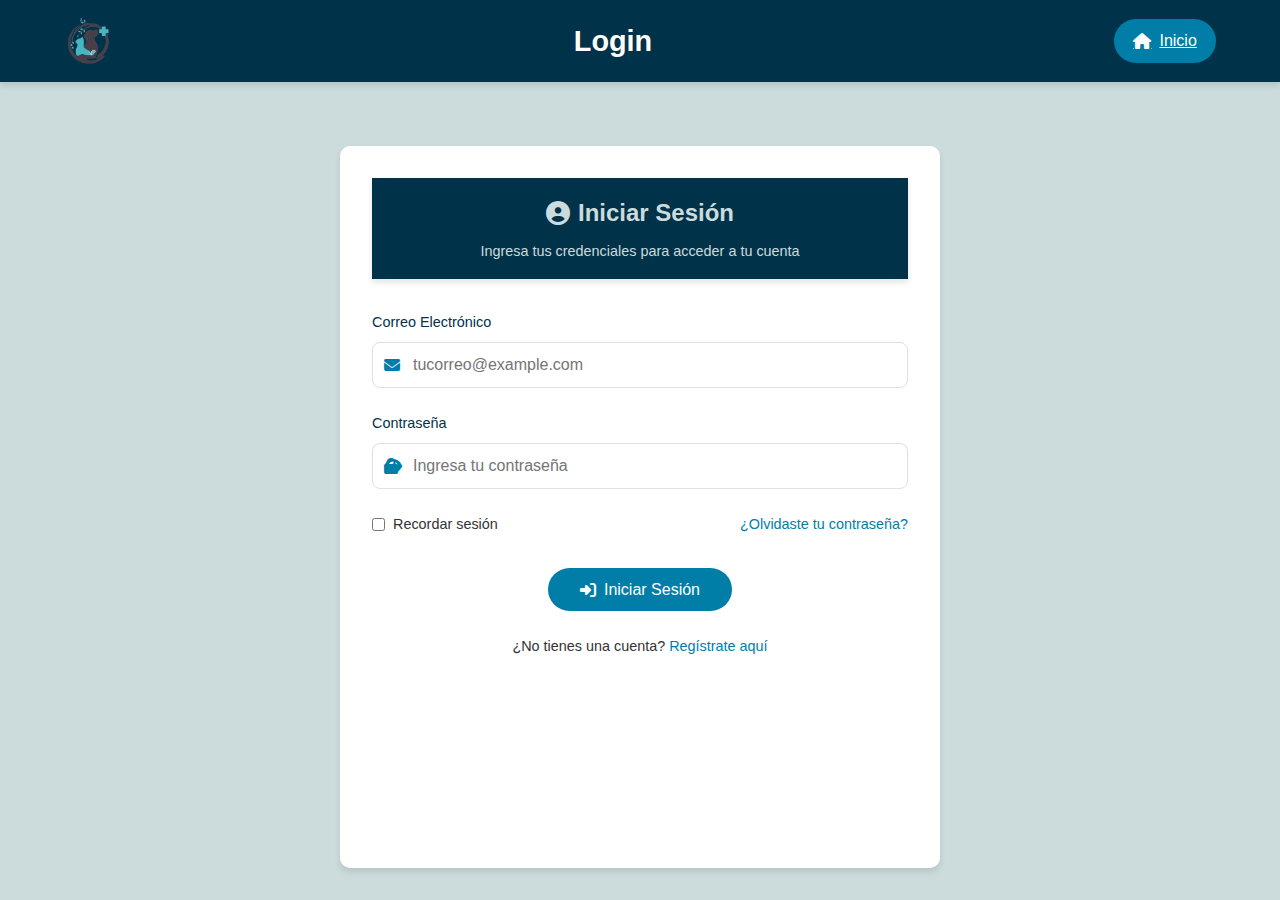
<file: Forms/login.html>
<!DOCTYPE html>
<html lang="es">
<head>
    <meta charset="UTF-8">
    <meta name="viewport" content="width=device-width, initial-scale=1.0">
    <title>OverPets - Formularios</title>
    <link rel="stylesheet" href="../CSS/forms.css">
    <link rel="stylesheet" href="https://cdnjs.cloudflare.com/ajax/libs/font-awesome/6.4.0/css/all.min.css">
</head>
<body class="form-page">
    <div class="form-container">
        <!-- Header consistente -->
        <header class="form-header">
            <div class="header-content">
                <img src="../img/[removal.ai]_5d625402-0c5d-4fad-bd96-36bf9bd0dfd6-ed5f3a15d92ba3ac6238a98da42bb01e.png" alt="Logo OverPets" class="header-logo">
                <h1 class="form-title">Login</h1>
                <a href="../index.html" class="home-btn">
                    <i class="fas fa-home"></i> Inicio
                </a>
            </div>
        </header>

        <!-- Contenido principal -->
        <main class="form-main">
        
            
            <form class="modern-form" id="login-form">
                <div class="form-header">
                    <h2><i class="fas fa-user-circle"></i> Iniciar Sesión</h2>
                    <p>Ingresa tus credenciales para acceder a tu cuenta</p>
                </div>
            
                <div class="form-group">
                    <label for="email">Correo Electrónico</label>
                    <div class="input-with-icon">
                        <i class="fas fa-envelope"></i>
                        <input type="email" id="email" name="email" placeholder="tucorreo@example.com" required>
                    </div>
                </div>
            
                <div class="form-group">
                    <label for="password">Contraseña</label>
                    <div class="input-with-icon">
                        <i class="fas fa-lock"></i>
                        <input type="password" id="password" name="password" placeholder="Ingresa tu contraseña" required>
                        <i class="fas fa-eye toggle-password"></i>
                    </div>
                </div>
            
                <div class="login-options">
                    <div class="remember-me">
                        <input type="checkbox" id="remember" name="remember">
                        <label for="remember">Recordar sesión</label>
                    </div>
                    <a href="#" class="forgot-password">¿Olvidaste tu contraseña?</a>
                </div>
            
                <div class="form-actions">
                    <button type="submit" class="submit-btn">
                        <i class="fas fa-sign-in-alt"></i> Iniciar Sesión
                    </button>
                </div>
            
                <div class="register-link">
                    ¿No tienes una cuenta? <a href="./register_propietario.html">Regístrate aquí</a>
                </div>
            </form>
        </main>
    </div>

    <script src="../scripts/forms.js"></script>
</body>
</html>
</file>
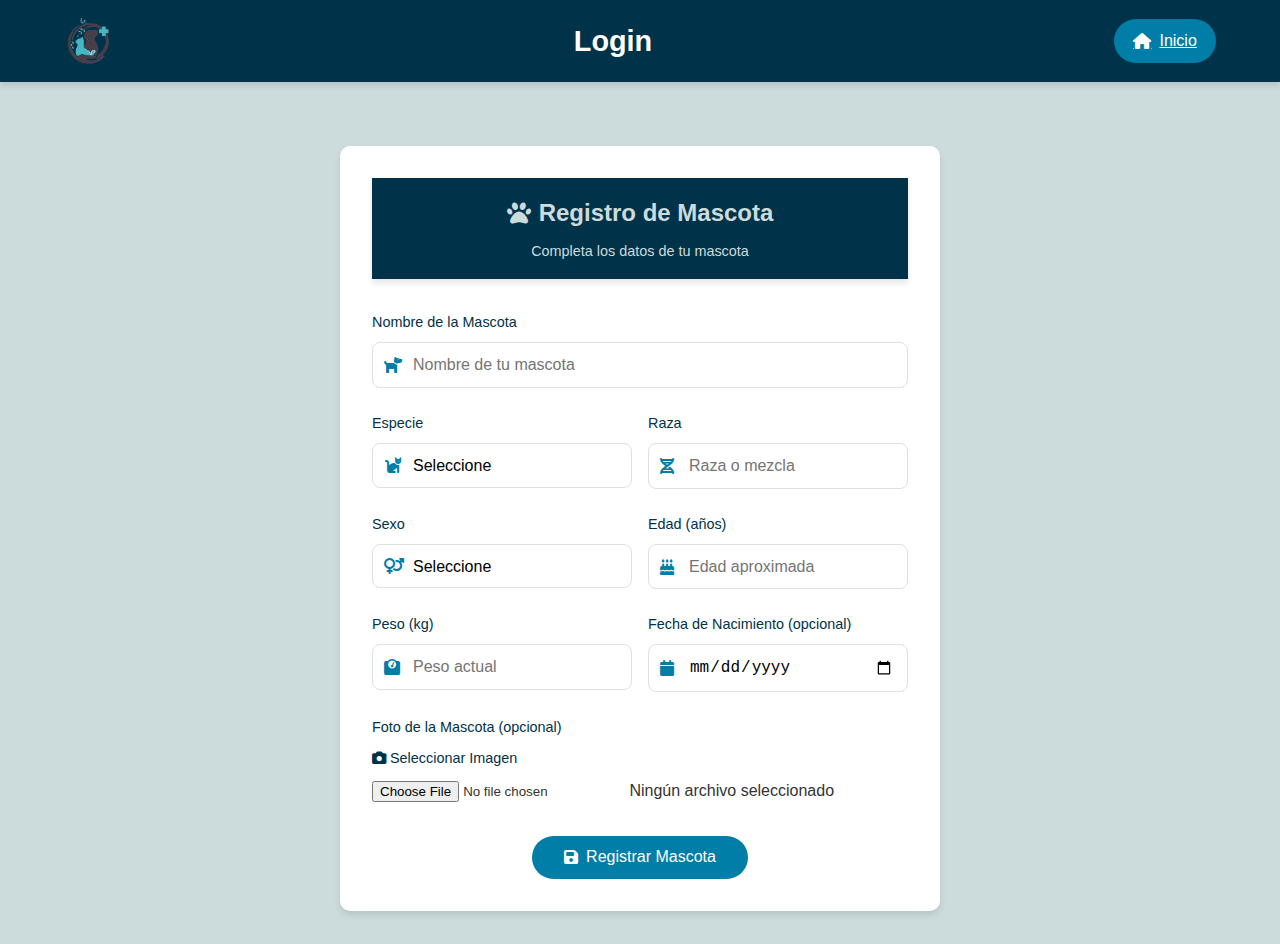
<file: Forms/register_mascota.html>
<!DOCTYPE html>
<html lang="es">
<head>
    <meta charset="UTF-8">
    <meta name="viewport" content="width=device-width, initial-scale=1.0">
    <title>OverPets - Formularios</title>
    <link rel="stylesheet" href="../CSS/forms.css">
    <link rel="stylesheet" href="https://cdnjs.cloudflare.com/ajax/libs/font-awesome/6.4.0/css/all.min.css">
</head>
<body class="form-page">
    <div class="form-container">
        <!-- Header consistente -->
        <header class="form-header">
            <div class="header-content">
                <img src="../img/[removal.ai]_5d625402-0c5d-4fad-bd96-36bf9bd0dfd6-ed5f3a15d92ba3ac6238a98da42bb01e.png" alt="Logo OverPets" class="header-logo">
                <h1 class="form-title">Login</h1>
                <a href="../index.html" class="home-btn">
                    <i class="fas fa-home"></i> Inicio
                </a>
            </div>
        </header>

        <!-- Contenido principal -->
        <main class="form-main">



            
            <form class="modern-form" id="register-pet-form">
                <div class="form-header">
                    <h2><i class="fas fa-paw"></i> Registro de Mascota</h2>
                    <p>Completa los datos de tu mascota</p>
                </div>
            
                <div class="form-group">
                    <label for="pet-name">Nombre de la Mascota</label>
                    <div class="input-with-icon">
                        <i class="fas fa-dog"></i>
                        <input type="text" id="pet-name" name="pet-name" placeholder="Nombre de tu mascota" required>
                    </div>
                </div>
            
                <div class="form-row">
                    <div class="form-group">
                        <label for="pet-species">Especie</label>
                        <div class="select-with-icon">
                            <i class="fas fa-cat"></i>
                            <select id="pet-species" name="pet-species" required>
                                <option value="" disabled selected>Seleccione</option>
                                <option value="Perro">Perro</option>
                                <option value="Gato">Gato</option>
                                <option value="Conejo">Conejo</option>
                                <option value="Ave">Ave</option>
                                <option value="Otro">Otro</option>
                            </select>
                        </div>
                    </div>
            
                    <div class="form-group">
                        <label for="pet-breed">Raza</label>
                        <div class="input-with-icon">
                            <i class="fas fa-dna"></i>
                            <input type="text" id="pet-breed" name="pet-breed" placeholder="Raza o mezcla" required>
                        </div>
                    </div>
                </div>
            
                <div class="form-row">
                    <div class="form-group">
                        <label for="pet-gender">Sexo</label>
                        <div class="select-with-icon">
                            <i class="fas fa-venus-mars"></i>
                            <select id="pet-gender" name="pet-gender" required>
                                <option value="" disabled selected>Seleccione</option>
                                <option value="Macho">Macho</option>
                                <option value="Hembra">Hembra</option>
                            </select>
                        </div>
                    </div>
            
                    <div class="form-group">
                        <label for="pet-age">Edad (años)</label>
                        <div class="input-with-icon">
                            <i class="fas fa-birthday-cake"></i>
                            <input type="number" id="pet-age" name="pet-age" min="0" max="30" placeholder="Edad aproximada" required>
                        </div>
                    </div>
                </div>
            
                <div class="form-row">
                    <div class="form-group">
                        <label for="pet-weight">Peso (kg)</label>
                        <div class="input-with-icon">
                            <i class="fas fa-weight"></i>
                            <input type="number" id="pet-weight" name="pet-weight" min="0" step="0.1" placeholder="Peso actual" required>
                        </div>
                    </div>
            
                    <div class="form-group">
                        <label for="pet-birthdate">Fecha de Nacimiento (opcional)</label>
                        <div class="input-with-icon">
                            <i class="fas fa-calendar"></i>
                            <input type="date" id="pet-birthdate" name="pet-birthdate">
                        </div>
                    </div>
                </div>
            
                <div class="form-group">
                    <label for="pet-photo">Foto de la Mascota (opcional)</label>
                    <div class="file-upload">
                        <label for="pet-photo" class="upload-btn">
                            <i class="fas fa-camera"></i> Seleccionar Imagen
                        </label>
                        <input type="file" id="pet-photo" name="pet-photo" accept="image/*">
                        <span class="file-name">Ningún archivo seleccionado</span>
                    </div>
                </div>
            
                <div class="form-actions">
                    <button type="submit" class="submit-btn">
                        <i class="fas fa-save"></i> Registrar Mascota
                    </button>
                </div>
            </form>
        </main>
    </div>

    <script src="../scripts/forms.js"></script>
</body>
</html>
</file>
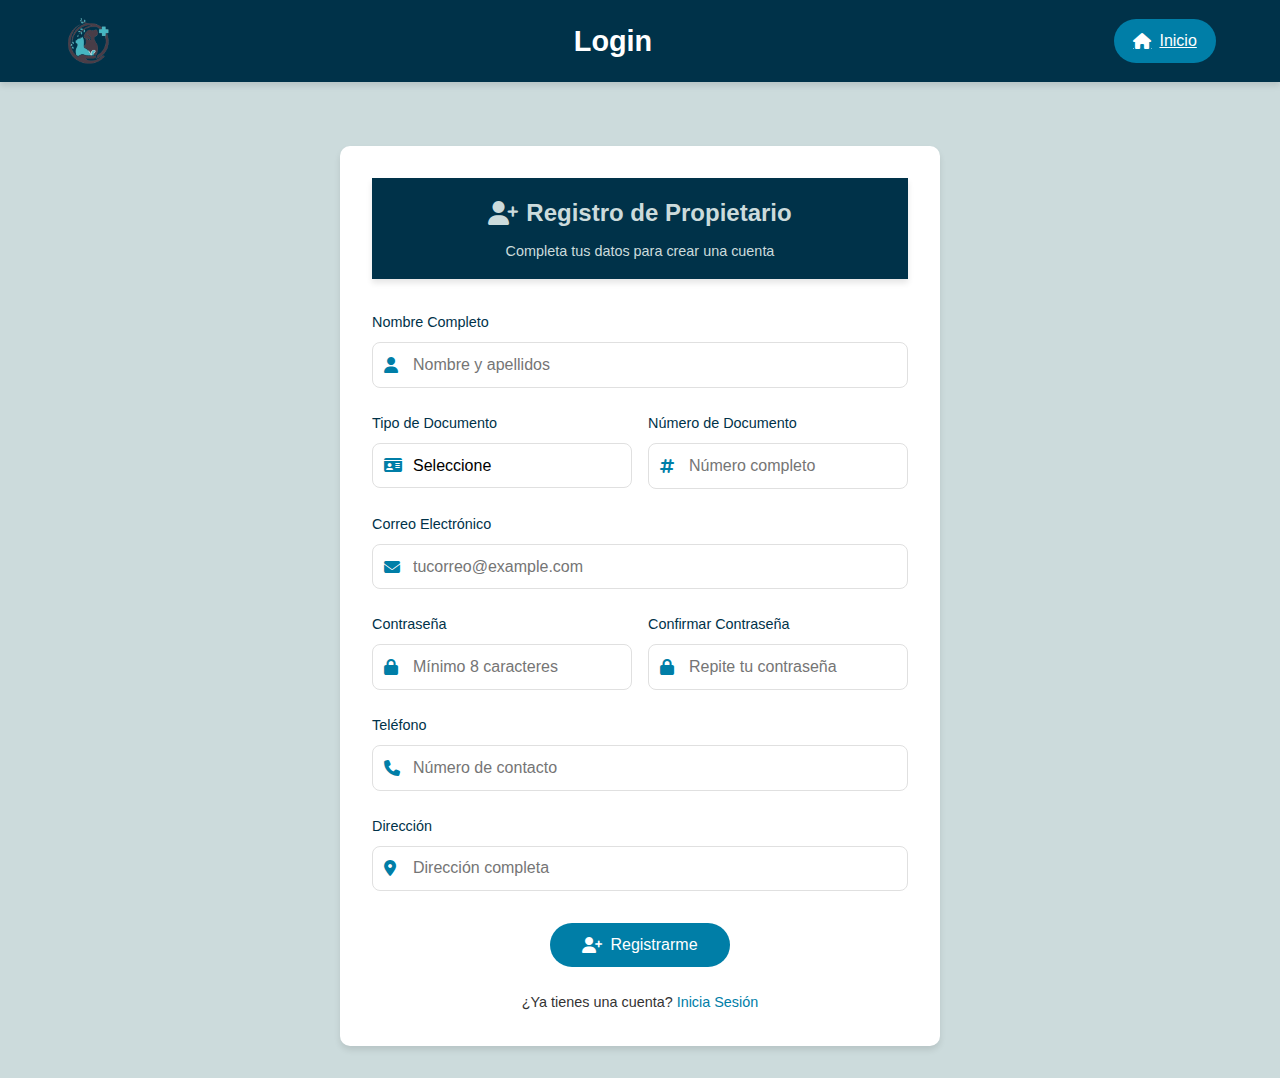
<file: Forms/register_propietario.html>
<!DOCTYPE html>
<html lang="es">
<head>
    <meta charset="UTF-8">
    <meta name="viewport" content="width=device-width, initial-scale=1.0">
    <title>OverPets - Formularios</title>
    <link rel="stylesheet" href="../CSS/forms.css">
    <link rel="stylesheet" href="https://cdnjs.cloudflare.com/ajax/libs/font-awesome/6.4.0/css/all.min.css">
</head>
<body class="form-page">
    <div class="form-container">
        <!-- Header consistente -->
        <header class="form-header">
            <div class="header-content">
                <img src="../img/[removal.ai]_5d625402-0c5d-4fad-bd96-36bf9bd0dfd6-ed5f3a15d92ba3ac6238a98da42bb01e.png" alt="Logo OverPets" class="header-logo">
                <h1 class="form-title">Login</h1>
                <a href="../index.html" class="home-btn">
                    <i class="fas fa-home"></i> Inicio
                </a>
            </div>
        </header>
        
        <!-- Contenido principal -->
        <main class="form-main">
            
            
            <form class="modern-form" id="register-owner-form">
                <div class="form-header">
                    <h2><i class="fas fa-user-plus"></i> Registro de Propietario</h2>
                    <p>Completa tus datos para crear una cuenta</p>
                </div>
            
                <div class="form-group">
                    <label for="fullname">Nombre Completo</label>
                    <div class="input-with-icon">
                        <i class="fas fa-user"></i>
                        <input type="text" id="fullname" name="fullname" placeholder="Nombre y apellidos" required>
                    </div>
                </div>
            
                <div class="form-row">
                    <div class="form-group">
                        <label for="doc-type">Tipo de Documento</label>
                        <div class="select-with-icon">
                            <i class="fas fa-id-card"></i>
                            <select id="doc-type" name="doc-type" required>
                                <option value="" disabled selected>Seleccione</option>
                                <option value="CC">Cédula de Ciudadanía</option>
                                <option value="CE">Cédula de Extranjería</option>
                                <option value="DNI">Documento Nacional de Identidad</option>
                            </select>
                        </div>
                    </div>
            
                    <div class="form-group">
                        <label for="doc-number">Número de Documento</label>
                        <div class="input-with-icon">
                            <i class="fas fa-hashtag"></i>
                            <input type="text" id="doc-number" name="doc-number" placeholder="Número completo" required>
                        </div>
                    </div>
                </div>
            
                <div class="form-group">
                    <label for="email">Correo Electrónico</label>
                    <div class="input-with-icon">
                        <i class="fas fa-envelope"></i>
                        <input type="email" id="email" name="email" placeholder="tucorreo@example.com" required>
                    </div>
                </div>
            
                <div class="form-row">
                    <div class="form-group">
                        <label for="password">Contraseña</label>
                        <div class="input-with-icon">
                            <i class="fas fa-lock"></i>
                            <input type="password" id="password" name="password" placeholder="Mínimo 8 caracteres" required minlength="8">
                        </div>
                    </div>
            
                    <div class="form-group">
                        <label for="confirm-password">Confirmar Contraseña</label>
                        <div class="input-with-icon">
                            <i class="fas fa-lock"></i>
                            <input type="password" id="confirm-password" name="confirm-password" placeholder="Repite tu contraseña" required>
                        </div>
                    </div>
                </div>
            
                <div class="form-group">
                    <label for="phone">Teléfono</label>
                    <div class="input-with-icon">
                        <i class="fas fa-phone"></i>
                        <input type="tel" id="phone" name="phone" placeholder="Número de contacto" required>
                    </div>
                </div>
            
                <div class="form-group">
                    <label for="address">Dirección</label>
                    <div class="input-with-icon">
                        <i class="fas fa-map-marker-alt"></i>
                        <input type="text" id="address" name="address" placeholder="Dirección completa" required>
                    </div>
                </div>
            
                <div class="form-actions">
                    <button type="submit" class="submit-btn">
                        <i class="fas fa-user-plus"></i> Registrarme
                    </button>
                </div>
            
                <div class="register-link">
                    ¿Ya tienes una cuenta? <a href="./login.html">Inicia Sesión</a>
                </div>
            </form>
        </main>
    </div>

    <script src="../scripts/forms.js"></script>
</body>
</html>
</file>
<file: CSS/forms.css>
:root {
    --col1: #CCDBDC;
    --col2: #9AD1D4;
    --col3: #80CED7;
    --col4: #007EA7;
    --col5: #003249;
    --col6: #34a3c8;
    --white: #fff;
    --black: #000;
    --gray: #f5f5f5;
    --dark-gray: #333;
    --light-gray: #e0e0e0;
    --shadow: 0 4px 6px rgba(0, 0, 0, 0.1);
    --transition: all 0.3s ease;
}

* {
    margin: 0;
    padding: 0;
    box-sizing: border-box;
}

html {
    font-size: 16px;
    scroll-behavior: smooth;
}

body {
    font-family: 'Segoe UI', Tahoma, Geneva, Verdana, sans-serif;
    line-height: 1.6;
    color: var(--dark-gray);
    background-color: var(--col1);
    height: 100vh;
}

.form-container {
    display: flex;
    flex-direction: column;
    height: 100vh;
}

/* Header Styles */
.form-header {
    background-color: var(--col5);
    color: var(--white);
    padding: 1rem 0;
    box-shadow: var(--shadow);
}

.header-content {
    display: flex;
    justify-content: space-between;
    align-items: center;
    width: 90%;
    max-width: 1200px;
    margin: 0 auto;
}

.header-logo {
    height: 50px;
    width: auto;
}

.form-title {
    font-size: 1.8rem;
    font-weight: 600;
    color: var(--white);
}

.home-btn {
    background-color: var(--col4);
    color: var(--white);
    padding: 0.6rem 1.2rem;
    border-radius: 30px;
    font-weight: 500;
    display: flex;
    align-items: center;
    gap: 0.5rem;
    transition: var(--transition);
}

.home-btn:hover {
    background-color: var(--col3);
    transform: translateY(-2px);
    box-shadow: var(--shadow);
}

/* Main Content Layout */
.form-main {
    display: flex;
    flex: 1;
}

.modern-form {
    flex: 1;
    padding: 2rem;
    max-width: 600px;
    margin: 2rem auto;
    background-color: var(--white);
    border-radius: 10px;
    box-shadow: var(--shadow);
}

.form-banner {
    width: 40%;
    background-color: var(--col3);
    display: flex;
    align-items: center;
    justify-content: center;
    padding: 2rem;
}

.banner-content {
    text-align: center;
    color: var(--col5);
    max-width: 400px;
}

.banner-image {
    width: 100%;
    max-width: 300px;
    border-radius: 10px;
    margin-bottom: 1.5rem;
    box-shadow: var(--shadow);
}

.banner-content h2 {
    font-size: 2rem;
    margin-bottom: 0.5rem;
    color: var(--col5);
}

.banner-content p {
    font-size: 1.1rem;
    margin-bottom: 1.5rem;
}

.banner-features {
    display: flex;
    flex-direction: column;
    gap: 1rem;
    margin-top: 2rem;
}

.feature {
    display: flex;
    align-items: center;
    gap: 0.8rem;
    font-size: 0.9rem;
}

.feature i {
    color: var(--col4);
    font-size: 1.2rem;
}

/* Form Styles */
.form-header {
    margin-bottom: 2rem;
    text-align: center;
}

.form-header h2 {
    font-size: 1.5rem;
    color: var(--col1);
    margin-bottom: 0.5rem;
    display: flex;
    align-items: center;
    justify-content: center;
    gap: 0.5rem;
}

.form-header p {
    color: var(--col1);
    font-size: 0.9rem;
}

.form-group {
    margin-bottom: 1.5rem;
}

.form-group label {
    display: block;
    margin-bottom: 0.5rem;
    font-weight: 500;
    color: var(--col5);
    font-size: 0.9rem;
}

.input-with-icon {
    position: relative;
}

.input-with-icon i {
    position: absolute;
    left: 12px;
    top: 50%;
    transform: translateY(-50%);
    color: var(--col4);
}

.input-with-icon input,
.input-with-icon textarea,
.select-with-icon select {
    width: 100%;
    padding: 0.8rem 0.8rem 0.8rem 40px;
    border: 1px solid var(--light-gray);
    border-radius: 8px;
    font-size: 1rem;
    transition: var(--transition);
}

.input-with-icon textarea {
    min-height: 100px;
    resize: vertical;
}

.select-with-icon {
    position: relative;
}

.select-with-icon i {
    position: absolute;
    left: 12px;
    top: 50%;
    transform: translateY(-50%);
    color: var(--col4);
    z-index: 1;
}

.select-with-icon select {
    appearance: none;
    background-color: var(--white);
    padding-left: 40px;
}

.input-with-icon input:focus,
.input-with-icon textarea:focus,
.select-with-icon select:focus {
    border-color: var(--col4);
    outline: none;
    box-shadow: 0 0 0 3px rgba(0, 126, 167, 0.2);
}

.form-row {
    display: flex;
    gap: 1rem;
}

.form-row .form-group {
    flex: 1;
}

.form-actions {
    margin-top: 2rem;
    text-align: center;
}

.submit-btn {
    background-color: var(--col4);
    color: var(--white);
    border: none;
    padding: 0.8rem 2rem;
    border-radius: 30px;
    font-size: 1rem;
    font-weight: 500;
    cursor: pointer;
    transition: var(--transition);
    display: inline-flex;
    align-items: center;
    gap: 0.5rem;
}

.submit-btn:hover {
    background-color: var(--col5);
    transform: translateY(-2px);
    box-shadow: var(--shadow);
}

/* Login Specific Styles */
.login-options {
    display: flex;
    justify-content: space-between;
    align-items: center;
    margin: 1rem 0;
}

.remember-me {
    display: flex;
    align-items: center;
    gap: 0.5rem;
    font-size: 0.9rem;
}

.forgot-password {
    font-size: 0.9rem;
    color: var(--col4);
    text-decoration: none;
}

.forgot-password:hover {
    text-decoration: underline;
}

.register-link {
    text-align: center;
    margin-top: 1.5rem;
    font-size: 0.9rem;
}

.register-link a {
    color: var(--col4);
    text-decoration: none;
}

.register-link a:hover {
    text-decoration: underline;
}

/* Responsive Styles */
@media (max-width: 992px) {
    .form-banner {
        display: none;
    }
    
    .modern-form {
        max-width: 100%;
        margin: 1rem;
    }
}

@media (max-width: 768px) {
    .form-row {
        flex-direction: column;
        gap: 0;
    }
    
    .header-content {
        flex-direction: column;
        gap: 1rem;
        text-align: center;
    }
    
    .form-title {
        font-size: 1.5rem;
    }
}

@media (max-width: 576px) {
    .modern-form {
        padding: 1.5rem;
    }
    
    .submit-btn {
        width: 100%;
        justify-content: center;
    }
}
</file>
